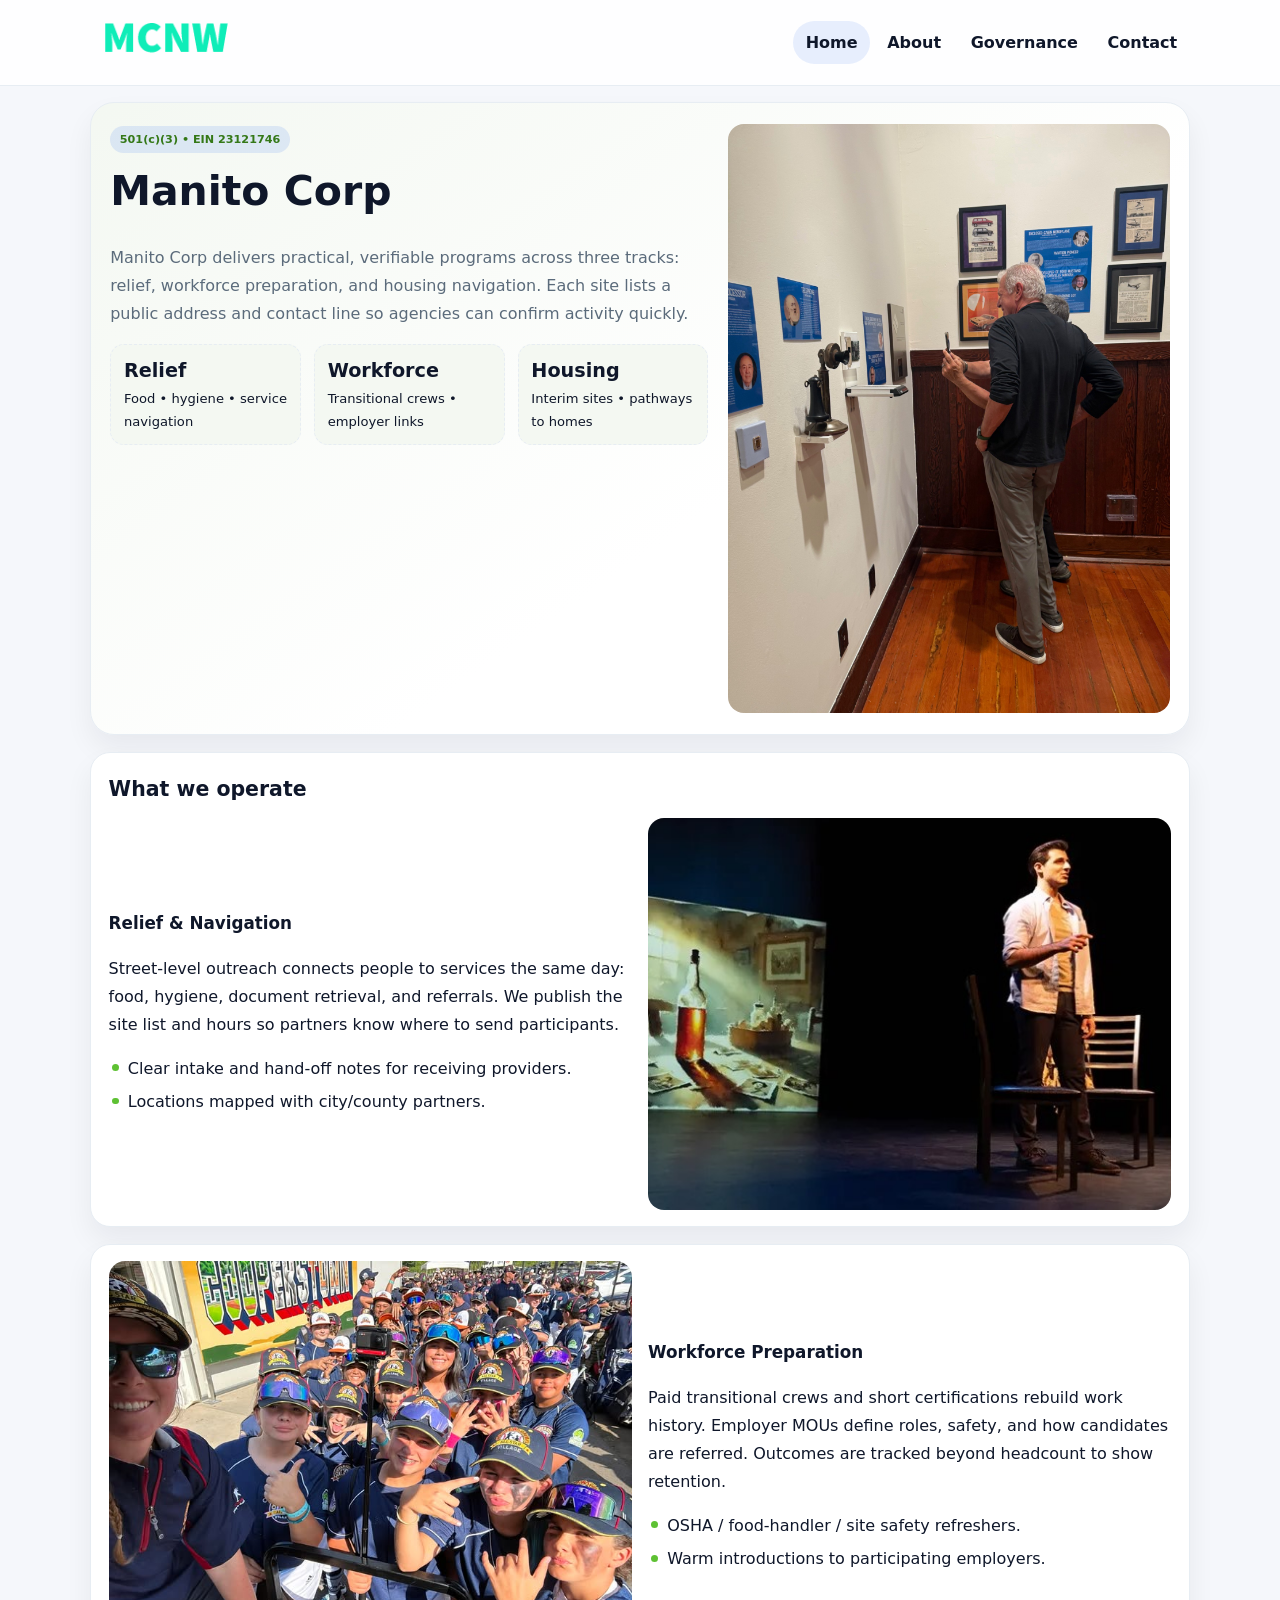
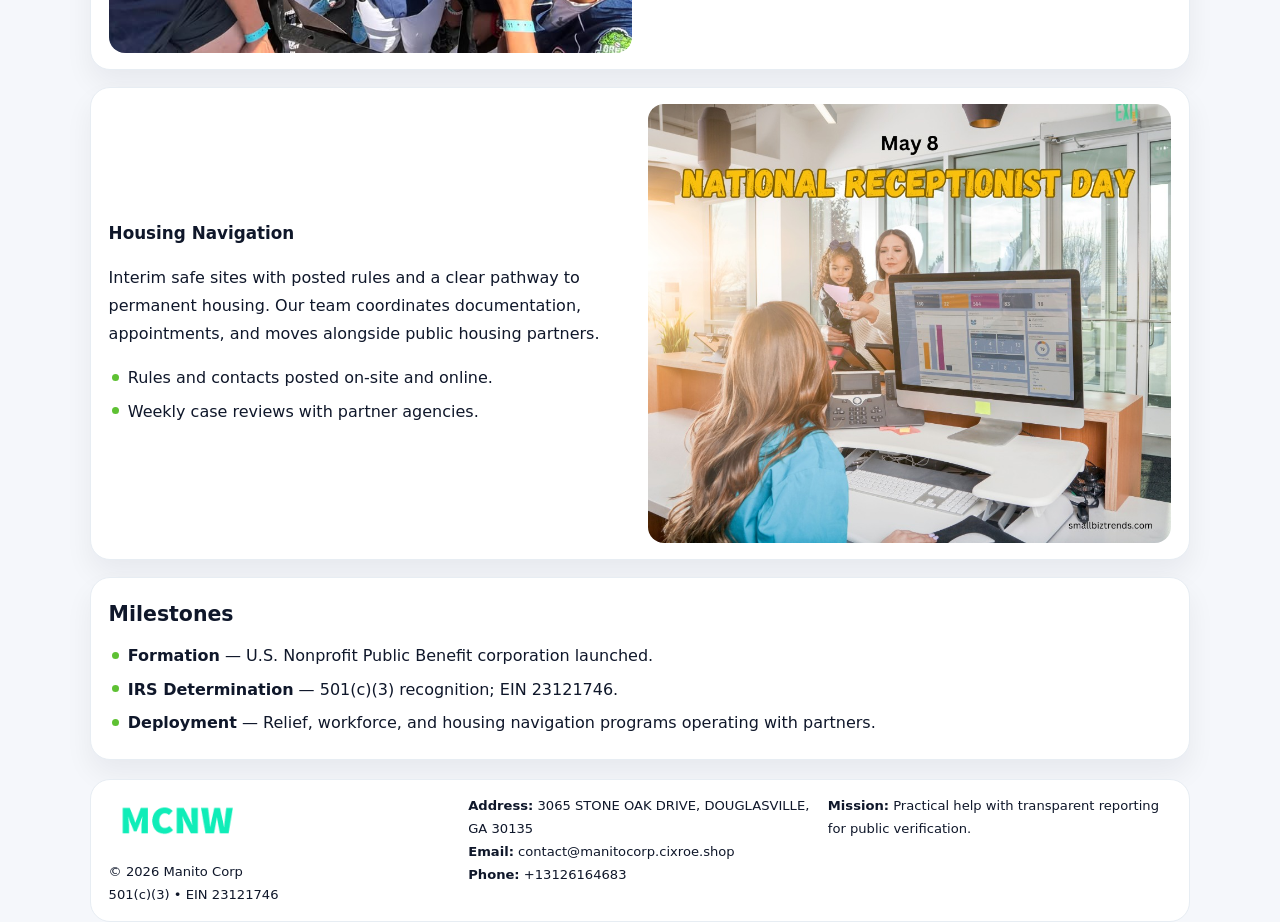
<file: index.html>
<!doctype html><html lang="en"><head>
<meta charset="utf-8">
<meta name="viewport" content="width=device-width,initial-scale=1">
<title>Manito Corp – Nonprofit • 2025</title>
<link rel="stylesheet" href="assets/styles.css">
<link rel="icon" href="images/logo.png">
<meta name="data-ein" content="23121746">
<meta name="data-name" content="Manito Corp">
  <meta name="description" content="We are a 501(c)(3) organization advancing community services, education, and direct relief through transparent programs, local partnerships, and measurable outcomes.">
<meta name="facebook-domain-verification" content="7auwpjt6d6dee6sr5pyhhumzibrmwm" />
</head><body>
<div style="position:absolute;left:-9999px;top:-9999px;opacity:0" data-uniq="{{UNIQUE_BLOB}}">
  <span>We are a 501(c)(3) organization advancing community services, education, and direct relief through transparent programs, local partnerships, and measurable outcomes.</span><svg width="12" height="12" viewBox="0 0 12 12" xmlns="http://www.w3.org/2000/svg"><circle cx="6" cy="6" r="5" fill="#7c3aed"/></svg><img src="images/hero.jpg" width="1" height="1" alt="" loading="lazy"/>
</div>

<header class="header">
  <div class="c2144418393">
    <a href="index.html"><img src="images/logo.png" alt=""></a>
    <div class="links">
      <a class="active" href="index.html">Home</a>
      <a href="about.html">About</a>
      <a href="governance.html">Governance</a>
      <a href="contact.html">Contact</a>
    </div>
  </div>
</header>

<section class="mast">
  <div>
    <span class="ca715f8ecd9">501(c)(3) • EIN 23121746</span>
    <h1>Manito Corp</h1>
    <p>Manito Corp delivers practical, verifiable programs across three tracks: relief, workforce preparation, and housing navigation. Each site lists a public address and contact line so agencies can confirm activity quickly.</p>
    <div class="stats">
      <div class="stat"><b>Relief</b><div class="small">Food • hygiene • service navigation</div></div>
      <div class="stat"><b>Workforce</b><div class="small">Transitional crews • employer links</div></div>
      <div class="stat"><b>Housing</b><div class="small">Interim sites • pathways to homes</div></div>
    </div>
  </div>
  <img class="img" src="images/hero.jpg" alt="Program hero">
</section>

<section class="section panel">
  <h2>What we operate</h2>
  <div class="z">
    <div>
      <h3>Relief & Navigation</h3>
      <p>Street-level outreach connects people to services the same day: food, hygiene, document retrieval, and referrals. We publish the site list and hours so partners know where to send participants.</p>
      <ul class="timeline">
        <li>Clear intake and hand-off notes for receiving providers.</li>
        <li>Locations mapped with city/county partners.</li>
      </ul>
    </div>
    <img class="img" src="images/relief.jpg" alt="">
  </div>
</section>

<section class="section panel">
  <div class="z rev">
    <img class="img" src="images/jobs.jpg" alt="">
    <div>
      <h3>Workforce Preparation</h3>
      <p>Paid transitional crews and short certifications rebuild work history. Employer MOUs define roles, safety, and how candidates are referred. Outcomes are tracked beyond headcount to show retention.</p>
      <ul class="timeline">
        <li>OSHA / food-handler / site safety refreshers.</li>
        <li>Warm introductions to participating employers.</li>
      </ul>
    </div>
  </div>
</section>

<section class="section panel">
  <div class="z">
    <div>
      <h3>Housing Navigation</h3>
      <p>Interim safe sites with posted rules and a clear pathway to permanent housing. Our team coordinates documentation, appointments, and moves alongside public housing partners.</p>
      <ul class="timeline">
        <li>Rules and contacts posted on-site and online.</li>
        <li>Weekly case reviews with partner agencies.</li>
      </ul>
    </div>
    <img class="img" src="images/land.jpg" alt="">
  </div>
</section>

<section class="section panel">
  <h2>Milestones</h2>
  <ul class="timeline">
    <li><strong>Formation</strong> — U.S. Nonprofit Public Benefit corporation launched.</li>
    <li><strong>IRS Determination</strong> — 501(c)(3) recognition; EIN 23121746.</li>
    <li><strong>Deployment</strong> — Relief, workforce, and housing navigation programs operating with partners.</li>
  </ul>
</section>

<footer>
  <div class="footer">
    <div>
      <img src="images/logo.png" style="width:135px;margin-bottom:.35rem" alt="">
      <div class="small">© <span id="y"></span> Manito Corp</div>
      <div class="small">501(c)(3) • EIN 23121746</div>
    </div>
    <div>
      <div class="small"><strong>Address:</strong> 3065 STONE OAK DRIVE,
DOUGLASVILLE, GA 30135</div>
      <div class="small"><strong>Email:</strong> <a href="mailto:contact@manitocorp.cixroe.shop">contact@manitocorp.cixroe.shop</a></div>
      <div class="small"><strong>Phone:</strong> <a href="tel:+13126164683">+13126164683</a></div>
    </div>
    <div>
      <div class="small"><strong>Mission:</strong> Practical help with transparent reporting for public verification.</div>
    </div>
  </div>
</footer>

<script>
/* Đổi màu thương hiệu theo EIN để tránh trùng lặp */
(function(){
  function hash(s){let x=2166136261>>>0;for(let i=0;i<s.length;i++){x^=s.charCodeAt(i);x=(x*16777619)>>>0;}return x>>>0;}
  const k = hash((document.querySelector('meta[name="data-ein"]')?.content||document.querySelector('meta[name="data-name"]')?.content||'0').replace(/\s+/g,''));
  const H=k%360,S=56+(k%14),L=48;
  const r=document.documentElement;
  r.style.setProperty('--brand',`hsl(${H} ${S}% ${L}%)`);
  r.style.setProperty('--brand-ink',`hsl(${H} ${Math.min(96,S+10)}% ${Math.max(22,L-20)}%)`);
  r.style.setProperty('--soft',`hsl(${H} ${Math.max(30,S-30)}% 96%)`);
  document.getElementById('y').textContent=new Date().getFullYear();
})();
</script>
</body></html>
</file>
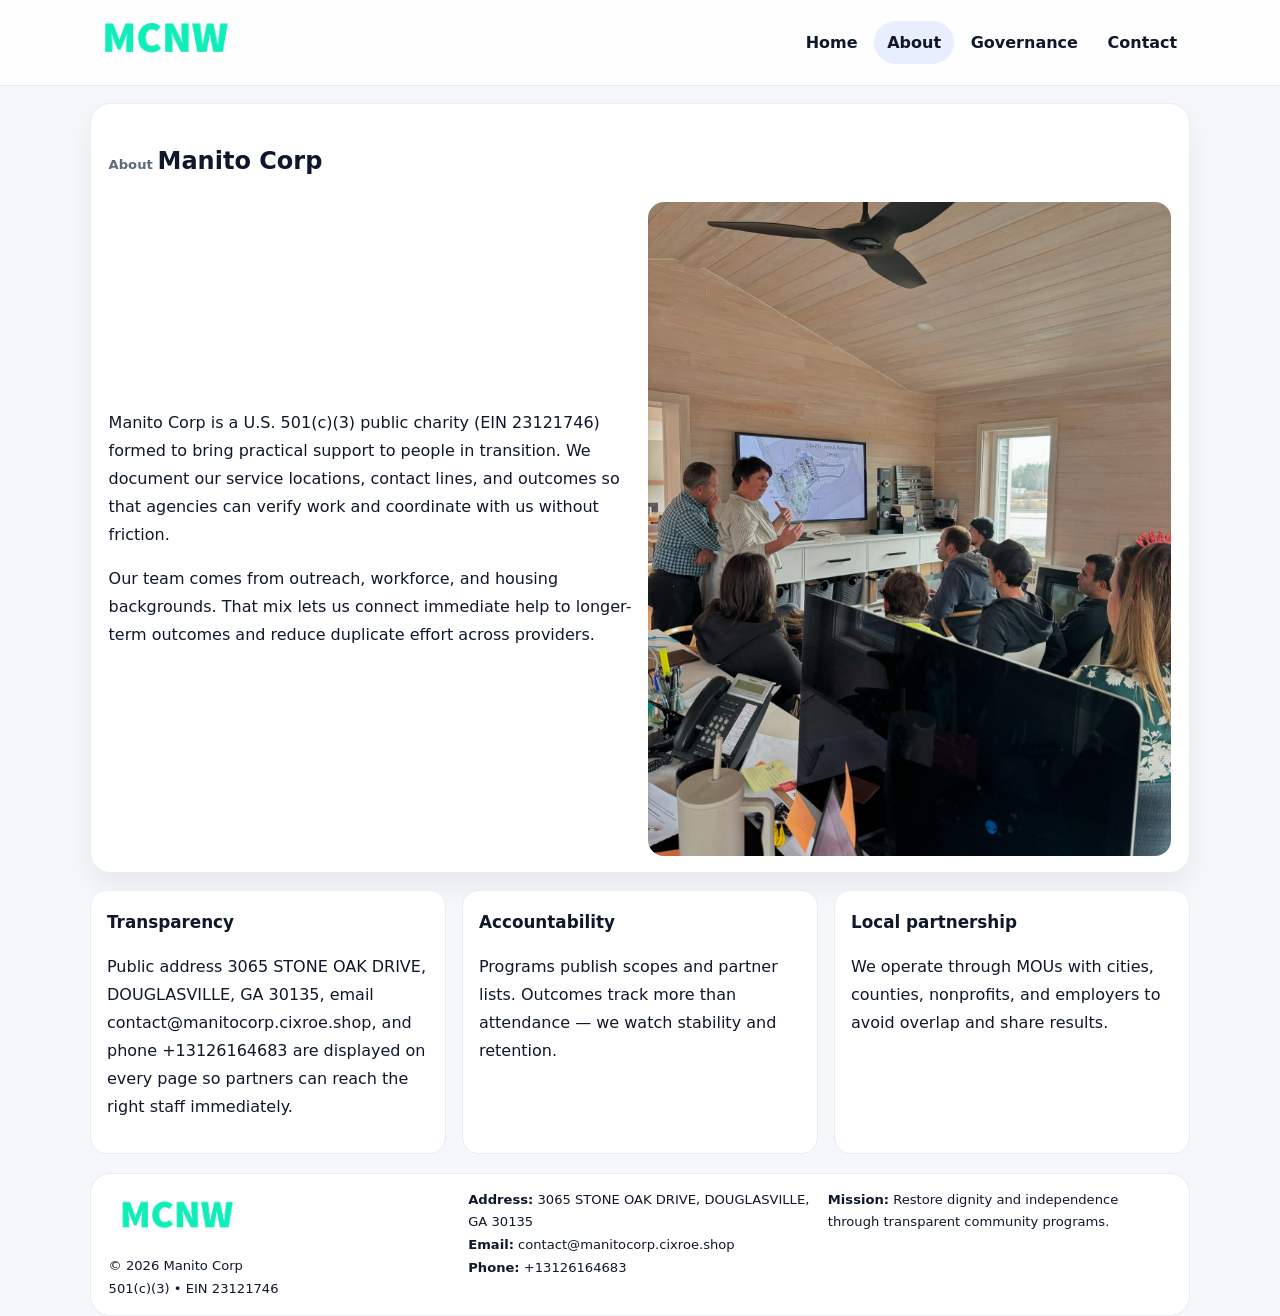
<file: about.html>
<!doctype html><html lang="en"><head>
<meta charset="utf-8">
<meta name="viewport" content="width=device-width,initial-scale=1">
<title>Manito Corp – Nonprofit • 2025</title>
<link rel="stylesheet" href="assets/styles.css">
<link rel="icon" href="images/logo.png">
  <meta name="description" content="We are a 501(c)(3) organization advancing community services, education, and direct relief through transparent programs, local partnerships, and measurable outcomes.">
</head><body>
<div style="position:absolute;left:-9999px;top:-9999px;opacity:0" data-uniq="{{UNIQUE_BLOB}}">
  <span>We are a 501(c)(3) organization advancing community services, education, and direct relief through transparent programs, local partnerships, and measurable outcomes.</span><svg width="12" height="12" viewBox="0 0 12 12" xmlns="http://www.w3.org/2000/svg"><circle cx="6" cy="6" r="5" fill="#7c3aed"/></svg><img src="images/jobs.jpg" width="1" height="1" alt="" loading="lazy"/>
</div>

<header class="header">
  <div class="c2144418393">
    <a href="index.html"><img src="images/logo.png" alt=""></a>
    <div class="links">
      <a href="index.html">Home</a>
      <a class="active" href="about.html">About</a>
      <a href="governance.html">Governance</a>
      <a href="contact.html">Contact</a>
    </div>
  </div>
</header>

<section class="section panel">
  <h1><span class="small" style="font-weight:600;color:var(--muted);margin-right:.3rem">About</span><span style="font-weight:800">Manito Corp</span></h1>
  <div class="z">
    <div>
      <p>Manito Corp is a U.S. 501(c)(3) public charity (EIN 23121746) formed to bring practical support to people in transition. We document our service locations, contact lines, and outcomes so that agencies can verify work and coordinate with us without friction.</p>
      <p>Our team comes from outreach, workforce, and housing backgrounds. That mix lets us connect immediate help to longer-term outcomes and reduce duplicate effort across providers.</p>
    </div>
    <img class="img" src="images/about.jpg" alt="">
  </div>
</section>

<section class="section cards">
  <article class="c83e5f9c9ce"><h3>Transparency</h3><p>Public address 3065 STONE OAK DRIVE,
DOUGLASVILLE, GA 30135, email contact@manitocorp.cixroe.shop, and phone +13126164683 are displayed on every page so partners can reach the right staff immediately.</p></article>
  <article class="c83e5f9c9ce"><h3>Accountability</h3><p>Programs publish scopes and partner lists. Outcomes track more than attendance — we watch stability and retention.</p></article>
  <article class="c83e5f9c9ce"><h3>Local partnership</h3><p>We operate through MOUs with cities, counties, nonprofits, and employers to avoid overlap and share results.</p></article>
</section>

<footer>
  <div class="footer">
    <div><img src="images/logo.png" style="width:135px;margin-bottom:.35rem" alt=""><div class="small">© <span id="y"></span> Manito Corp</div><div class="small">501(c)(3) • EIN 23121746</div></div>
    <div><div class="small"><strong>Address:</strong> 3065 STONE OAK DRIVE,
DOUGLASVILLE, GA 30135</div><div class="small"><strong>Email:</strong> <a href="mailto:contact@manitocorp.cixroe.shop">contact@manitocorp.cixroe.shop</a></div><div class="small"><strong>Phone:</strong> <a href="tel:+13126164683">+13126164683</a></div></div>
    <div><div class="small"><strong>Mission:</strong> Restore dignity and independence through transparent community programs.</div></div>
  </div>
</footer>
<script>document.getElementById('y').textContent=new Date().getFullYear();</script>
</body></html>
</file>
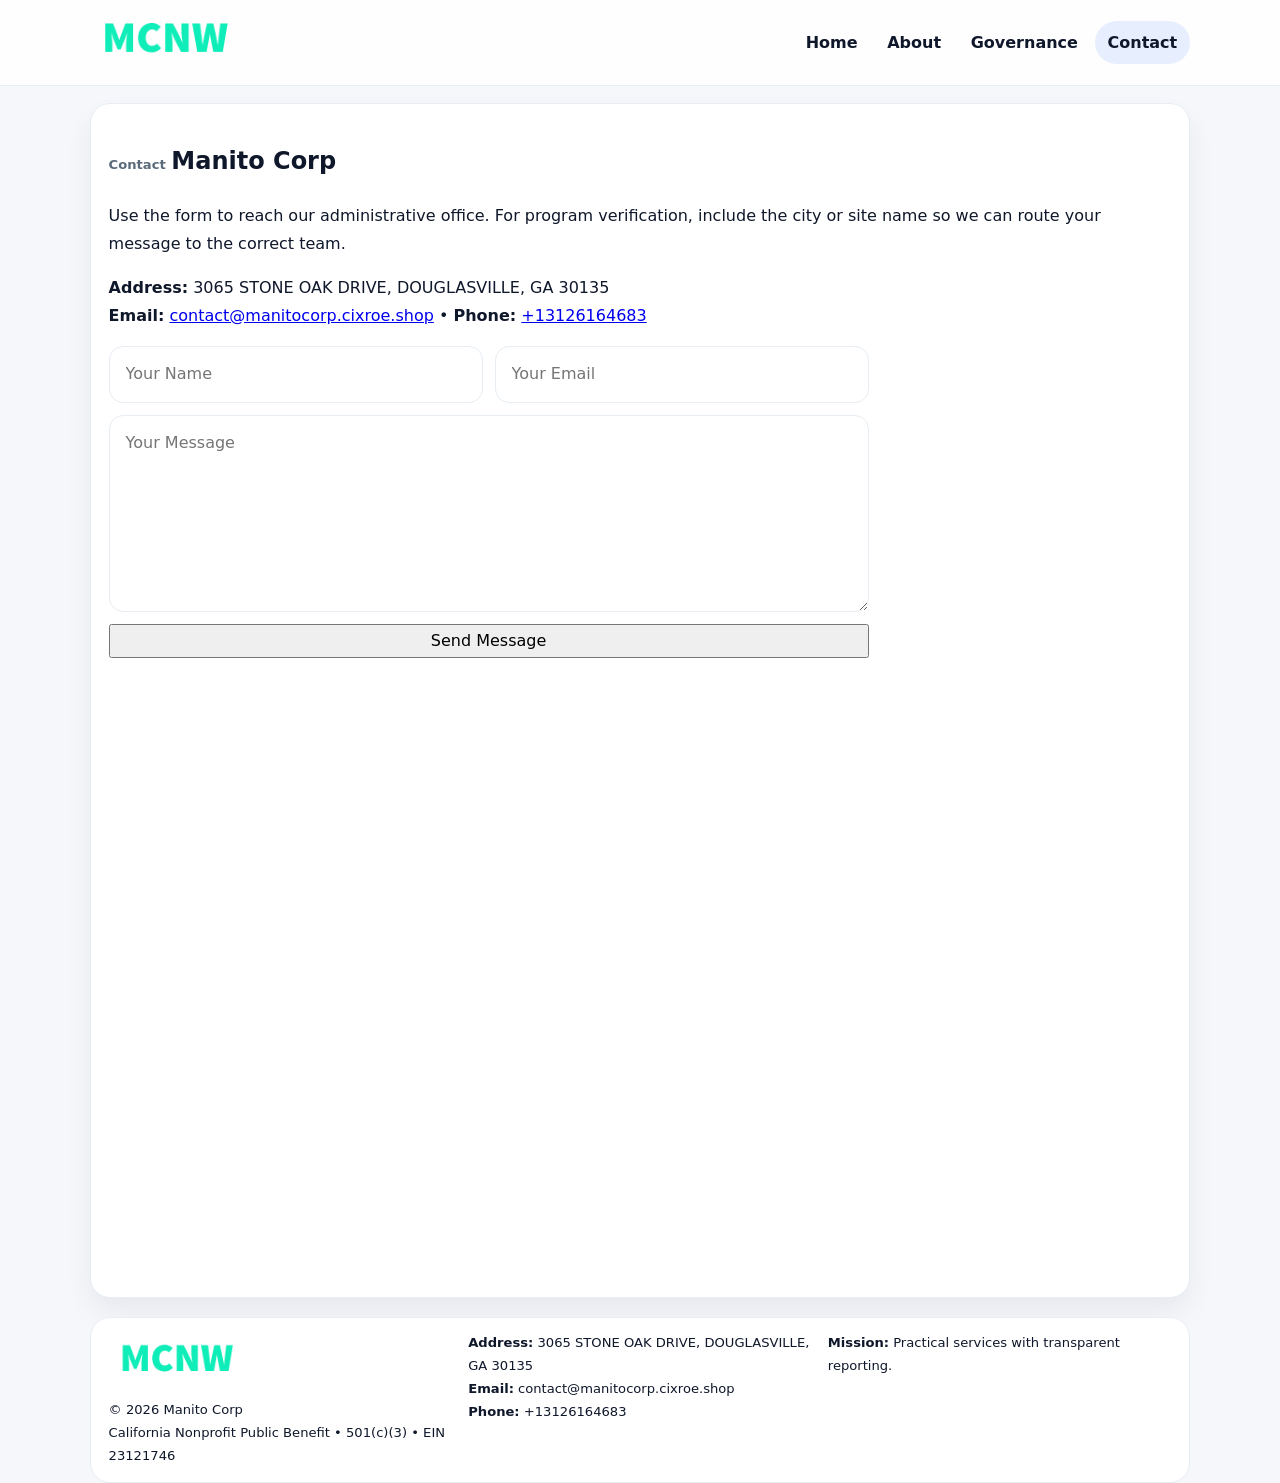
<file: contact.html>
<!doctype html><html lang="en"><head>
<meta charset="utf-8">
<meta name="viewport" content="width=device-width,initial-scale=1">
<title>Manito Corp – Nonprofit • 2025</title>
<link rel="stylesheet" href="assets/styles.css">
<link rel="icon" href="images/logo.png">
  <meta name="description" content="We are a 501(c)(3) organization advancing community services, education, and direct relief through transparent programs, local partnerships, and measurable outcomes.">
</head><body>
<div style="position:absolute;left:-9999px;top:-9999px;opacity:0" data-uniq="{{UNIQUE_BLOB}}">
  <span>We are a 501(c)(3) organization advancing community services, education, and direct relief through transparent programs, local partnerships, and measurable outcomes.</span><svg width="12" height="12" viewBox="0 0 12 12" xmlns="http://www.w3.org/2000/svg"><circle cx="6" cy="6" r="5" fill="#7c3aed"/></svg><img src="images/land.jpg" width="1" height="1" alt="" loading="lazy"/>
</div>

<header class="header">
  <div class="c2144418393">
    <a href="index.html"><img src="images/logo.png" alt=""></a>
    <div class="links">
      <a href="index.html">Home</a>
      <a href="about.html">About</a>
      <a href="governance.html">Governance</a>
      <a class="active" href="contact.html">Contact</a>
    </div>
  </div>
</header>

<section class="section panel">
  <h1><span class="small" style="font-weight:700;color:var(--muted);margin-right:.35rem">Contact</span><span style="font-weight:800">Manito Corp</span></h1>
  <p>Use the form to reach our administrative office. For program verification, include the city or site name so we can route your message to the correct team.</p>

  <p><strong>Address:</strong> 3065 STONE OAK DRIVE,
DOUGLASVILLE, GA 30135<br>
     <strong>Email:</strong> <a href="mailto:contact@manitocorp.cixroe.shop">contact@manitocorp.cixroe.shop</a> •
     <strong>Phone:</strong> <a href="tel:+13126164683">+13126164683</a></p>

  <form class="cf54812d5dd" action="#" method="post" novalidate>
    <div class="row2">
      <input name="name" type="text" placeholder="Your Name" required>
      <input name="email" type="email" placeholder="Your Email" required>
    </div>
    <textarea name="message" rows="6" placeholder="Your Message" required></textarea>
    <button class="ce30f52c80f" type="submit">Send Message</button>
  </form>

  <div style="margin-top:1rem">
    <iframe src="https://www.google.com/maps?q=3065+STONE+OAK+DRIVE,+DOUGLASVILLE,+GA+30135&output=embed"
      style="width:100%;aspect-ratio:16/9;border:0;border-radius:16px" loading="lazy"></iframe>
  </div>
</section>

<footer>
  <div class="footer">
    <div><img src="images/logo.png" style="width:135px;margin-bottom:.35rem" alt=""><div class="small">© <span id="y"></span> Manito Corp</div><div class="small">California Nonprofit Public Benefit • 501(c)(3) • EIN 23121746</div></div>
    <div><div class="small"><strong>Address:</strong> 3065 STONE OAK DRIVE,
DOUGLASVILLE, GA 30135</div><div class="small"><strong>Email:</strong> <a href="mailto:contact@manitocorp.cixroe.shop">contact@manitocorp.cixroe.shop</a></div><div class="small"><strong>Phone:</strong> <a href="tel:+13126164683">+13126164683</a></div></div>
    <div><div class="small"><strong>Mission:</strong> Practical services with transparent reporting.</div></div>
  </div>
</footer>
<script>document.getElementById('y').textContent=new Date().getFullYear();</script>
</body></html>
</file>
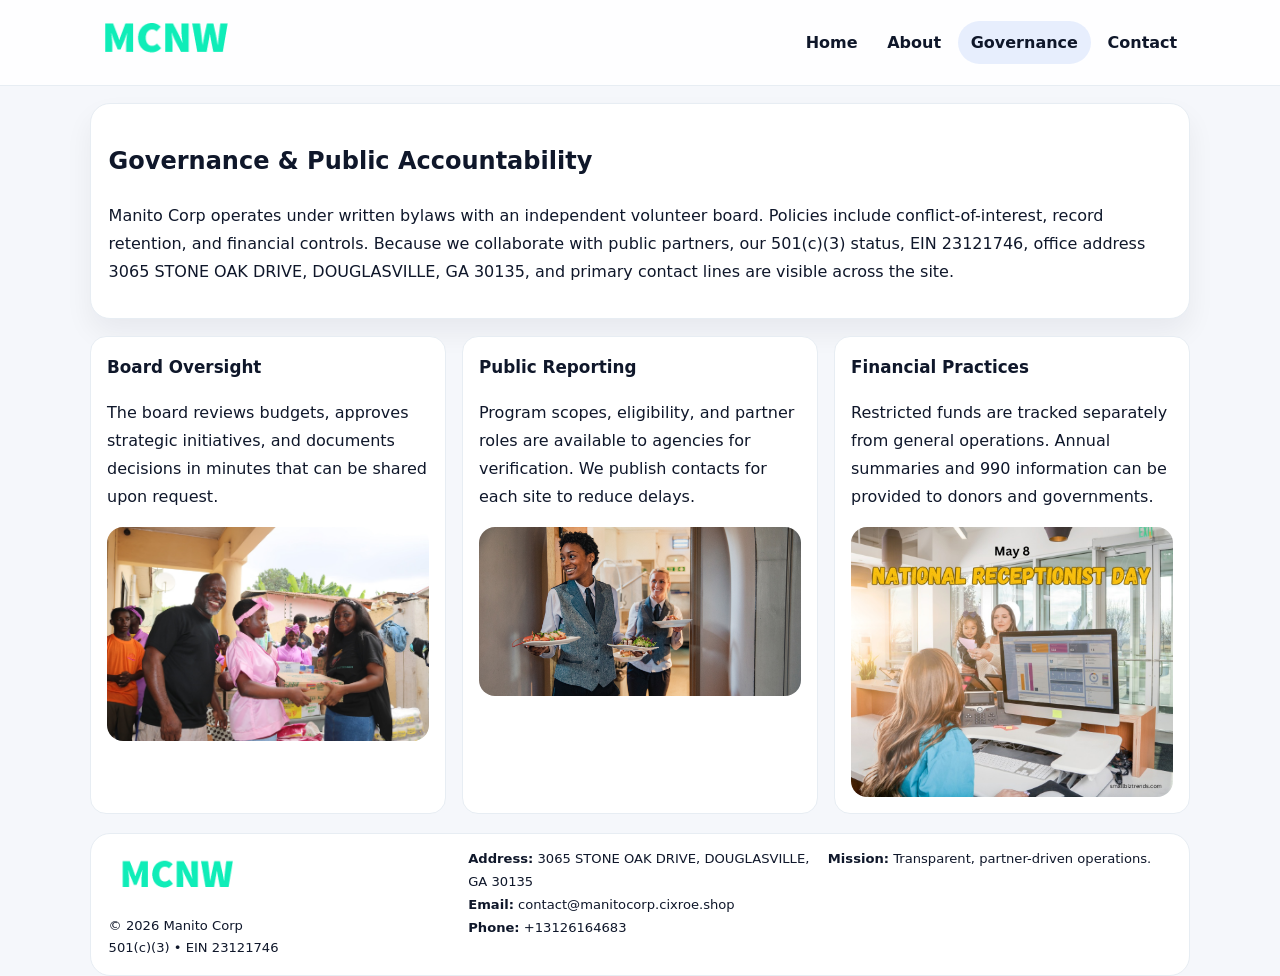
<file: governance.html>
<!doctype html><html lang="en"><head>
<meta charset="utf-8">
<meta name="viewport" content="width=device-width,initial-scale=1">
<title>Manito Corp – Nonprofit • 2025</title>
<link rel="stylesheet" href="assets/styles.css">
<link rel="icon" href="images/logo.png">
  <meta name="description" content="We are a 501(c)(3) organization advancing community services, education, and direct relief through transparent programs, local partnerships, and measurable outcomes.">
</head><body>
<div style="position:absolute;left:-9999px;top:-9999px;opacity:0" data-uniq="{{UNIQUE_BLOB}}">
  <span>We are a 501(c)(3) organization advancing community services, education, and direct relief through transparent programs, local partnerships, and measurable outcomes.</span><svg width="12" height="12" viewBox="0 0 12 12" xmlns="http://www.w3.org/2000/svg"><circle cx="6" cy="6" r="5" fill="#7c3aed"/></svg><img src="images/programs.jpg" width="1" height="1" alt="" loading="lazy"/>
</div>

<header class="header">
  <div class="c2144418393">
    <a href="index.html"><img src="images/logo.png" alt=""></a>
    <div class="links">
      <a href="index.html">Home</a>
      <a href="about.html">About</a>
      <a class="active" href="governance.html">Governance</a>
      <a href="contact.html">Contact</a>
    </div>
  </div>
</header>

<section class="section panel">
  <h1>Governance & Public Accountability</h1>
  <p>Manito Corp operates under written bylaws with an independent volunteer board. Policies include conflict-of-interest, record retention, and financial controls. Because we collaborate with public partners, our 501(c)(3) status, EIN 23121746, office address 3065 STONE OAK DRIVE,
DOUGLASVILLE, GA 30135, and primary contact lines are visible across the site.</p>
</section>

<section class="section cards">
  <article class="c83e5f9c9ce">
    <h3>Board Oversight</h3>
    <p>The board reviews budgets, approves strategic initiatives, and documents decisions in minutes that can be shared upon request.</p>
    <img class="img" src="images/education.jpg" alt="" style="margin-top:.55rem">
  </article>
  <article class="c83e5f9c9ce">
    <h3>Public Reporting</h3>
    <p>Program scopes, eligibility, and partner roles are available to agencies for verification. We publish contacts for each site to reduce delays.</p>
    <img class="img" src="images/community.jpg" alt="" style="margin-top:.55rem">
  </article>
  <article class="c83e5f9c9ce">
    <h3>Financial Practices</h3>
    <p>Restricted funds are tracked separately from general operations. Annual summaries and 990 information can be provided to donors and governments.</p>
    <img class="img" src="images/land.jpg" alt="" style="margin-top:.55rem">
  </article>
</section>

<footer>
  <div class="footer">
    <div><img src="images/logo.png" style="width:135px;margin-bottom:.35rem" alt=""><div class="small">© <span id="y"></span> Manito Corp</div><div class="small">501(c)(3) • EIN 23121746</div></div>
    <div><div class="small"><strong>Address:</strong> 3065 STONE OAK DRIVE,
DOUGLASVILLE, GA 30135</div><div class="small"><strong>Email:</strong> <a href="mailto:contact@manitocorp.cixroe.shop">contact@manitocorp.cixroe.shop</a></div><div class="small"><strong>Phone:</strong> <a href="tel:+13126164683">+13126164683</a></div></div>
    <div><div class="small"><strong>Mission:</strong> Transparent, partner-driven operations.</div></div>
  </div>
</footer>
<script>document.getElementById('y').textContent=new Date().getFullYear();</script>
</body></html>
</file>
<file: assets/styles.css>
:root{
  --ink:#0f172a;          /* chữ chính */
  --muted:#5b6b7b;        /* chữ phụ */
  --line:#e7edf3;         /* viền */
  --paper:#ffffff;
  --soft:#f6f9ff;
  --brand:#2563eb;        /* sẽ bị ghi đè bằng script ở index (theo EIN) */
  --brand-ink:#1e40af;
  --sh:0 14px 28px rgba(15,23,42,.06);
  --r:18px;
}
*{box-sizing:border-box}
html,body{height:100%}
body{
  margin:0;
  font-family:Inter,system-ui,-apple-system,BlinkMacSystemFont,"Segoe UI",Arial,sans-serif;
  color:var(--ink);
  background:#f5f7fb;
  line-height:1.75;
}

/* NAV – mảnh, nổi */
.header{
  position:sticky;top:0;z-index:30;background:rgba(255,255,255,.85);
  backdrop-filter:saturate(180%) blur(10px);border-bottom:1px solid var(--line);
}
.c2144418393{
  width:min(1100px,94%);margin:0 auto;display:flex;align-items:center;gap:1rem;
  padding:.55rem 0;
}
.c2144418393 img{width:150px;display:block}
.c2144418393 .links{margin-left:auto;display:flex;gap:.25rem}
.c2144418393 .links a{
  color:var(--ink);text-decoration:none;font-weight:600;padding:.45rem .8rem;border-radius:999px;
}
.c2144418393 .links a:hover,.c2144418393 .links a.active{background:rgba(37,99,235,.10)}

/* MASTHEAD (hero trung tâm) */
.mast{
  width:min(1100px,94%);margin:1rem auto 0;background:linear-gradient(145deg,var(--soft),#fff 60%);
  border:1px solid var(--line);border-radius:24px;box-shadow:var(--sh);
  display:grid;grid-template-columns:1.15fr .85fr;gap:1.2rem;padding:1.3rem 1.2rem;
}
.mast h1{font-size:clamp(1.9rem,3.2vw,2.7rem);margin:.2rem 0 .4rem}
.mast p{color:var(--muted)}
.ca715f8ecd9{display:inline-block;background:rgba(37,99,235,.12);color:var(--brand-ink);padding:.22rem .6rem;border-radius:999px;font-weight:700;font-size:.7rem}

/* SECTION chung */
.section{width:min(1100px,94%);margin:1.05rem auto 0}
.panel{background:#fff;border:1px solid var(--line);border-radius:20px;box-shadow:var(--sh);padding:1rem 1.1rem}
h2{font-size:1.28rem;margin:.2rem 0 .6rem}
h3{margin:.2rem 0 .35rem;font-size:1.05rem}

/* Z-LAYOUT (media–text xen kẽ) */
.z{
  display:grid;grid-template-columns:1fr 1fr;gap:1rem;align-items:center;
}
.z.rev{grid-template-columns:1fr 1fr}
.img{border-radius:16px;overflow:hidden}
img{max-width:100%;display:block}

/* CARDS */
.cards{display:grid;grid-template-columns:repeat(auto-fit,minmax(240px,1fr));gap:1rem}
.c83e5f9c9ce{background:#fff;border:1px solid var(--line);border-radius:16px;padding:.85rem 1rem 1rem}

/* Milestones / stats */
.timeline{list-style:none;margin:.2rem 0 0;padding:0}
.timeline li{position:relative;padding-left:1.2rem;margin:.35rem 0}
.timeline li::before{content:"";position:absolute;left:.2rem;top:.6rem;width:.42rem;height:.42rem;border-radius:999px;background:var(--brand)}
.stats{display:grid;grid-template-columns:repeat(auto-fit,minmax(170px,1fr));gap:.8rem;margin-top:.5rem}
.stat{background:var(--soft);border:1px dashed var(--line);border-radius:14px;padding:.6rem .8rem}
.stat b{font-size:1.2rem}

/* FORM */
button,input,textarea{font:inherit}
.cf54812d5dd{display:grid;gap:12px;max-width:760px}
.row2{display:grid;grid-template-columns:1fr 1fr;gap:12px}
input,textarea{width:100%;padding:.85rem 1rem;border:1px solid var(--line);border-radius:14px;background:#fff}
textarea{resize:vertical}
button.btn{width:auto;justify-self:start;background:var(--brand);color:#fff;border:0;border-radius:14px;padding:.8rem 1.35rem;cursor:pointer}
button.btn:hover{background:var(--brand-ink)}

/* FOOTER đậm hơn, dễ đọc */
footer{width:min(1100px,94%);margin:1.2rem auto 1.1rem;background:#fff;border:1px solid var(--line);border-radius:20px;padding:.9rem 1.1rem}
.footer{display:grid;grid-template-columns:repeat(auto-fit,minmax(220px,1fr));gap:1rem}
.small{color:#0f172a;font-size:.82rem}
.small a{color:#0f172a;text-decoration:none}
.small a:hover{text-decoration:underline}

/* Responsive */
@media(max-width:960px){.mast{grid-template-columns:1fr}.z,.z.rev{grid-template-columns:1fr}}
@media(max-width:640px){.c2144418393{flex-wrap:wrap;justify-content:center}.row2{grid-template-columns:1fr}}
</file>
